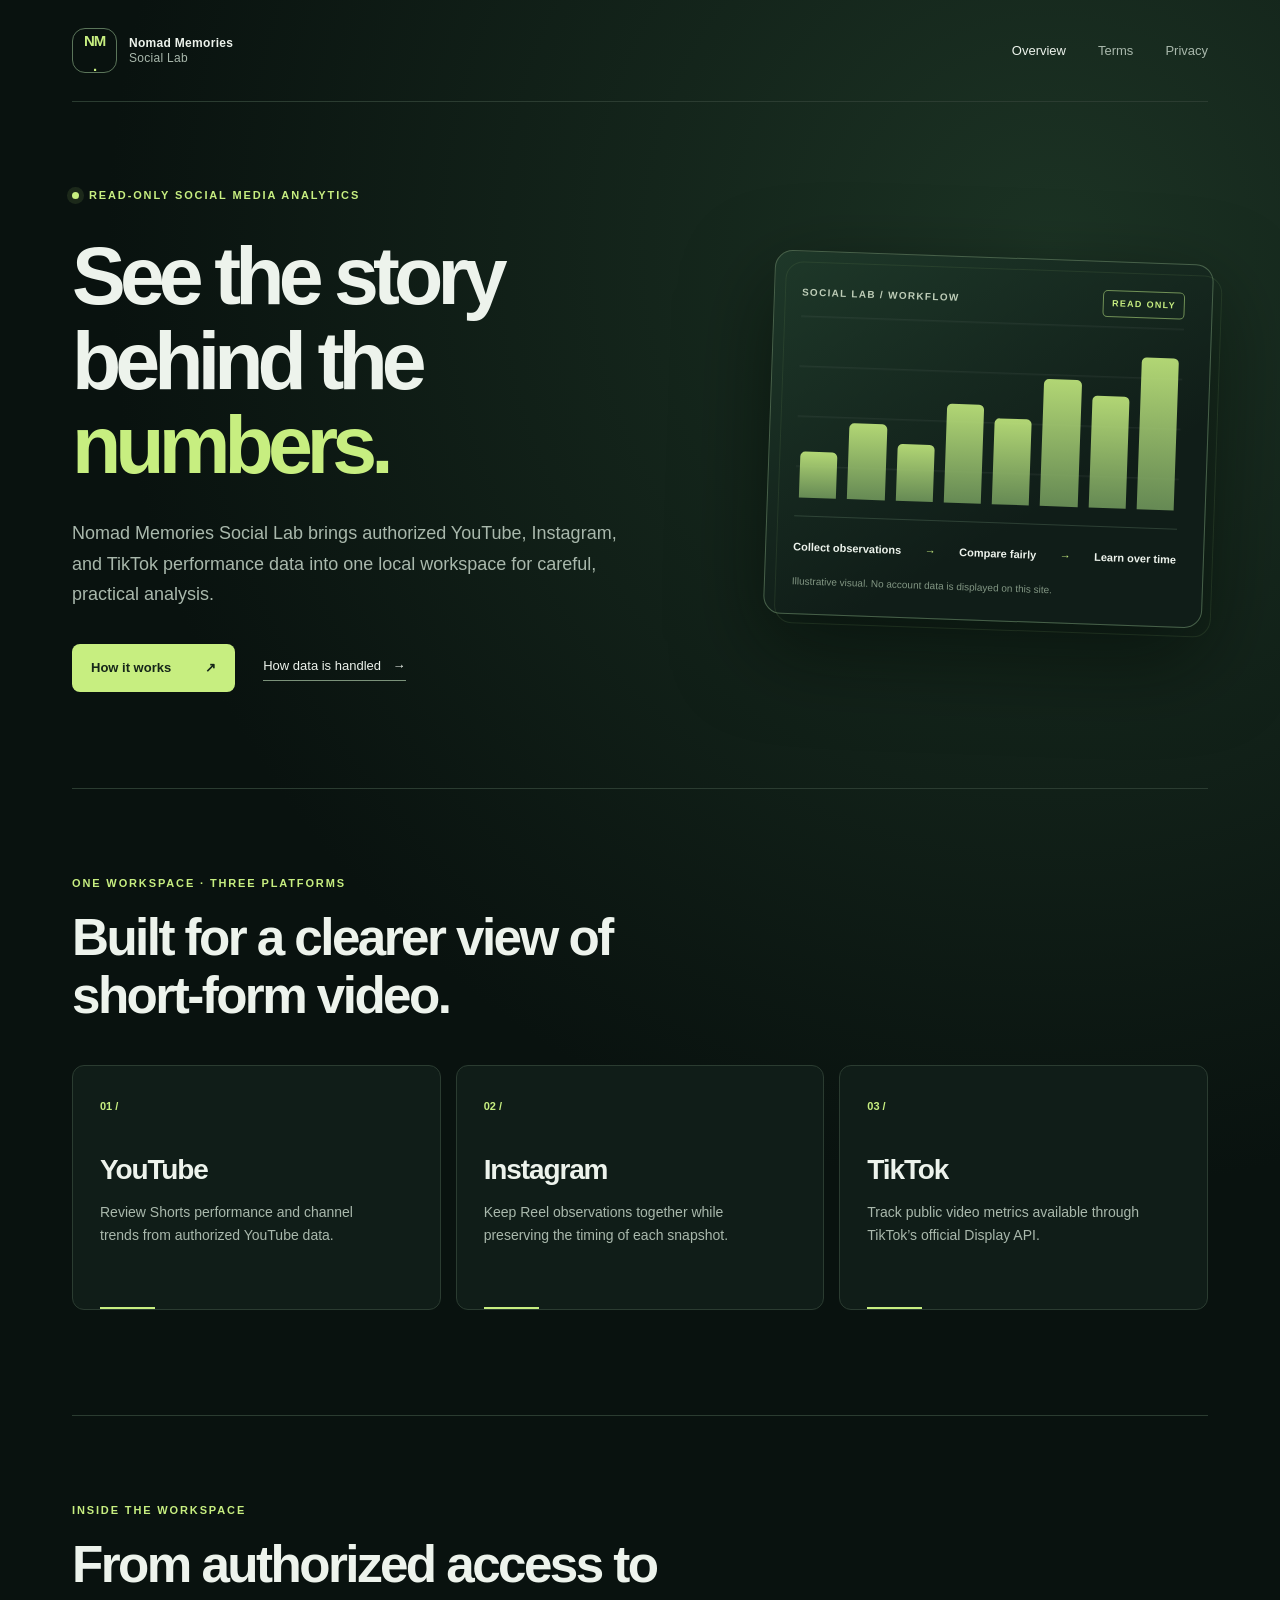
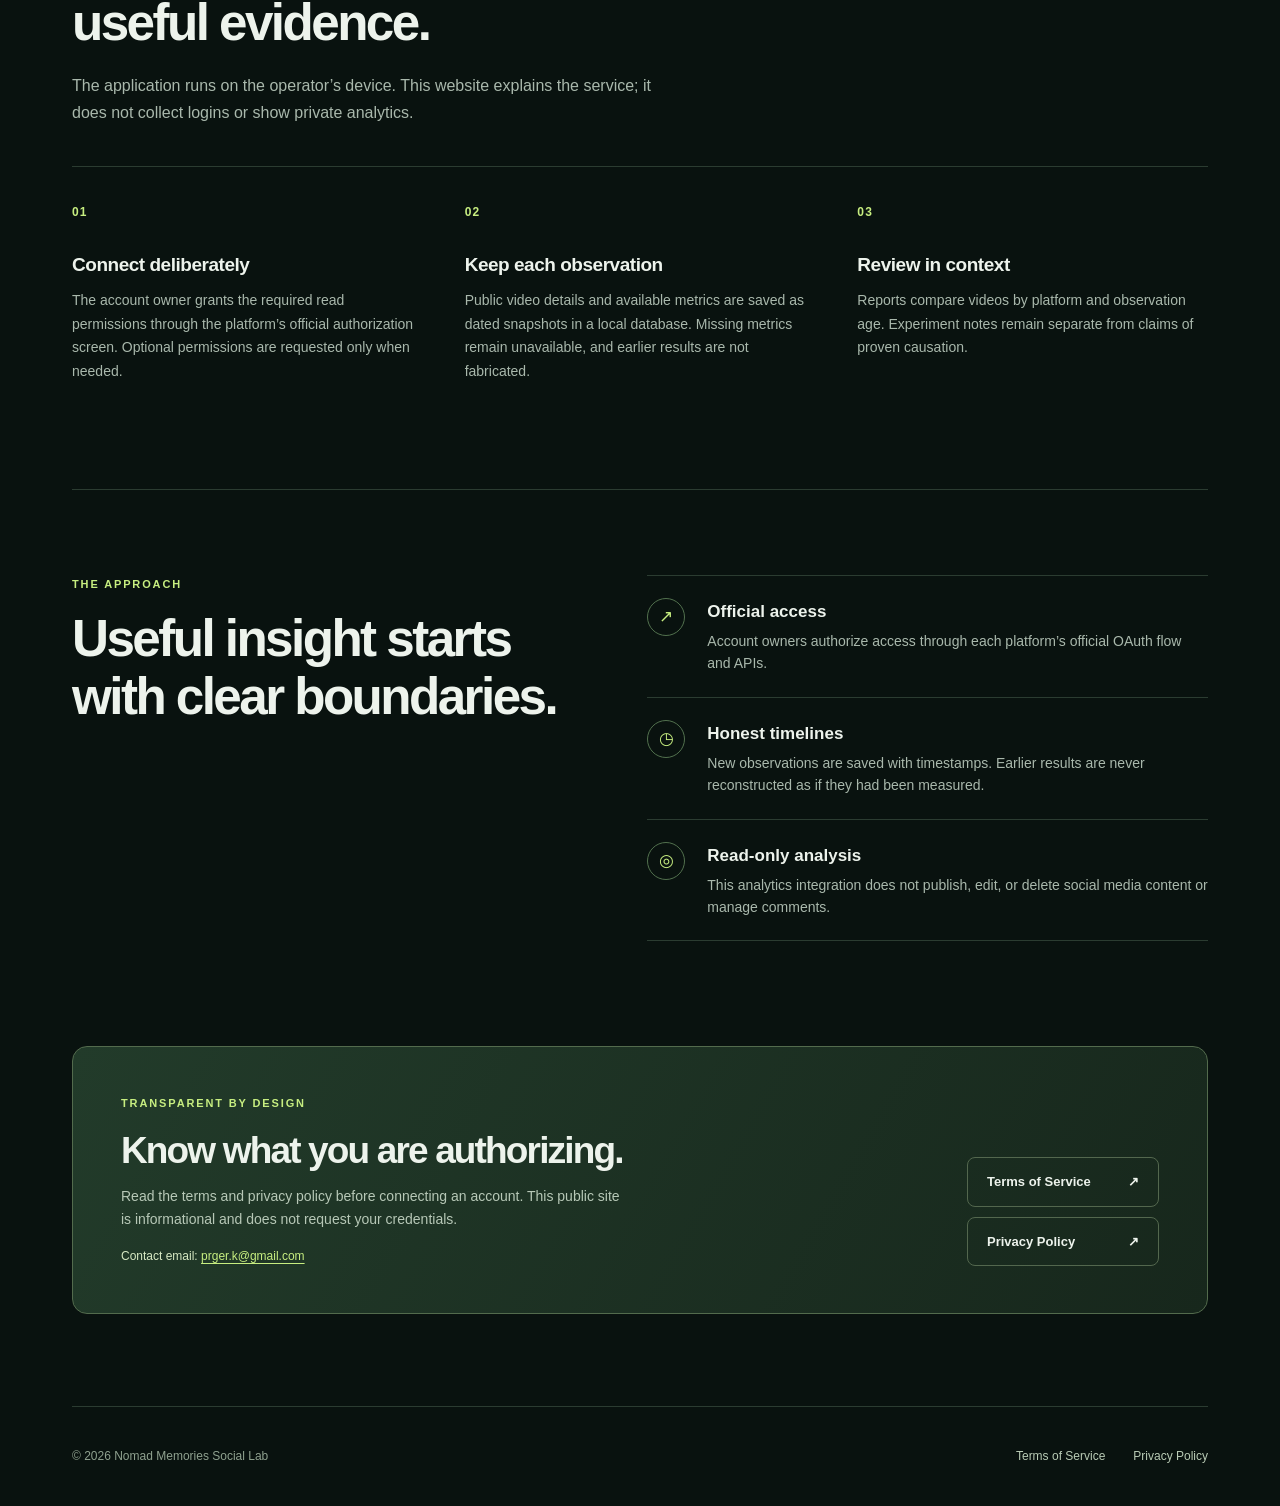
<file: index.html>
<!doctype html>
<html lang="en">
<head>
  <meta charset="utf-8">
  <meta name="viewport" content="width=device-width, initial-scale=1">
  <meta name="description" content="Nomad Memories Social Lab provides read-only analytics for YouTube, Instagram, and TikTok using official platform APIs.">
  <meta name="color-scheme" content="dark">
  <title>Nomad Memories Social Lab — Read-only social analytics</title>
  <link rel="stylesheet" href="styles.css">
</head>
<body>
  <div class="page-shell">
    <header class="site-header">
      <a class="brand" href="index.html" aria-label="Nomad Memories Social Lab home">
        <span class="brand-mark" aria-hidden="true">NM<span class="mark-dot">.</span></span>
        <span class="brand-name">Nomad Memories<span>Social Lab</span></span>
      </a>
      <nav class="site-nav" aria-label="Main navigation">
        <a href="index.html" aria-current="page">Overview</a>
        <a href="terms.html">Terms</a>
        <a href="privacy.html">Privacy</a>
      </nav>
    </header>

    <main>
      <section class="hero" aria-labelledby="hero-title">
        <div class="hero-copy">
          <p class="eyebrow"><span class="status-dot" aria-hidden="true"></span> Read-only social media analytics</p>
          <h1 id="hero-title">See the story<br>behind the <em>numbers.</em></h1>
          <p class="hero-intro">Nomad Memories Social Lab brings authorized YouTube, Instagram, and TikTok performance data into one local workspace for careful, practical analysis.</p>
          <div class="hero-actions">
            <a class="button button-primary" href="#how-it-works">How it works <span aria-hidden="true">↗</span></a>
            <a class="text-link" href="privacy.html">How data is handled <span aria-hidden="true">→</span></a>
          </div>
        </div>
        <div class="signal-panel" aria-label="Illustrative analytics workflow">
          <div class="signal-head"><span class="signal-label">SOCIAL LAB / WORKFLOW</span><span class="signal-live">READ ONLY</span></div>
          <div class="signal-chart" aria-hidden="true">
            <span class="bar bar-1"></span><span class="bar bar-2"></span><span class="bar bar-3"></span><span class="bar bar-4"></span><span class="bar bar-5"></span><span class="bar bar-6"></span><span class="bar bar-7"></span><span class="bar bar-8"></span>
          </div>
          <div class="signal-caption">Collect observations <span>→</span> Compare fairly <span>→</span> Learn over time</div>
          <p class="signal-note">Illustrative visual. No account data is displayed on this site.</p>
        </div>
      </section>

      <section class="platforms" aria-labelledby="platforms-title">
        <div class="section-heading">
          <p class="section-kicker">ONE WORKSPACE · THREE PLATFORMS</p>
          <h2 id="platforms-title">Built for a clearer view of short-form video.</h2>
        </div>
        <div class="platform-grid">
          <article class="platform-card"><span class="platform-number">01 /</span><h3>YouTube</h3><p>Review Shorts performance and channel trends from authorized YouTube data.</p><span class="card-line" aria-hidden="true"></span></article>
          <article class="platform-card"><span class="platform-number">02 /</span><h3>Instagram</h3><p>Keep Reel observations together while preserving the timing of each snapshot.</p><span class="card-line" aria-hidden="true"></span></article>
          <article class="platform-card"><span class="platform-number">03 /</span><h3>TikTok</h3><p>Track public video metrics available through TikTok’s official Display API.</p><span class="card-line" aria-hidden="true"></span></article>
        </div>
      </section>

      <section class="workflow-detail" aria-labelledby="workflow-title">
        <div class="section-heading">
          <p class="section-kicker">INSIDE THE WORKSPACE</p>
          <h2 id="workflow-title">From authorized access to useful evidence.</h2>
          <p class="section-intro">The application runs on the operator’s device. This website explains the service; it does not collect logins or show private analytics.</p>
        </div>
        <div class="workflow-grid">
          <article><span>01</span><h3>Connect deliberately</h3><p>The account owner grants the required read permissions through the platform’s official authorization screen. Optional permissions are requested only when needed.</p></article>
          <article><span>02</span><h3>Keep each observation</h3><p>Public video details and available metrics are saved as dated snapshots in a local database. Missing metrics remain unavailable, and earlier results are not fabricated.</p></article>
          <article><span>03</span><h3>Review in context</h3><p>Reports compare videos by platform and observation age. Experiment notes remain separate from claims of proven causation.</p></article>
        </div>
      </section>

      <section class="principles" id="how-it-works" aria-labelledby="principles-title">
        <div class="section-heading">
          <p class="section-kicker">THE APPROACH</p>
          <h2 id="principles-title">Useful insight starts with clear boundaries.</h2>
        </div>
        <div class="principle-list">
          <div class="principle"><span class="principle-icon" aria-hidden="true">↗</span><div><h3>Official access</h3><p>Account owners authorize access through each platform’s official OAuth flow and APIs.</p></div></div>
          <div class="principle"><span class="principle-icon" aria-hidden="true">◷</span><div><h3>Honest timelines</h3><p>New observations are saved with timestamps. Earlier results are never reconstructed as if they had been measured.</p></div></div>
          <div class="principle"><span class="principle-icon" aria-hidden="true">◎</span><div><h3>Read-only analysis</h3><p>This analytics integration does not publish, edit, or delete social media content or manage comments.</p></div></div>
        </div>
      </section>

      <section class="legal-callout" aria-labelledby="legal-title">
        <div><p class="section-kicker">TRANSPARENT BY DESIGN</p><h2 id="legal-title">Know what you are authorizing.</h2><p>Read the terms and privacy policy before connecting an account. This public site is informational and does not request your credentials.</p><p class="home-contact">Contact email: <a href="mailto:prger.k@gmail.com">prger.k@gmail.com</a></p></div>
        <div class="legal-actions"><a class="button button-outline" href="terms.html">Terms of Service <span aria-hidden="true">↗</span></a><a class="button button-outline" href="privacy.html">Privacy Policy <span aria-hidden="true">↗</span></a></div>
      </section>
    </main>

    <footer class="site-footer">
      <span>© 2026 Nomad Memories Social Lab</span>
      <div><a href="terms.html">Terms of Service</a><a href="privacy.html">Privacy Policy</a></div>
    </footer>
  </div>
</body>
</html>
</file>
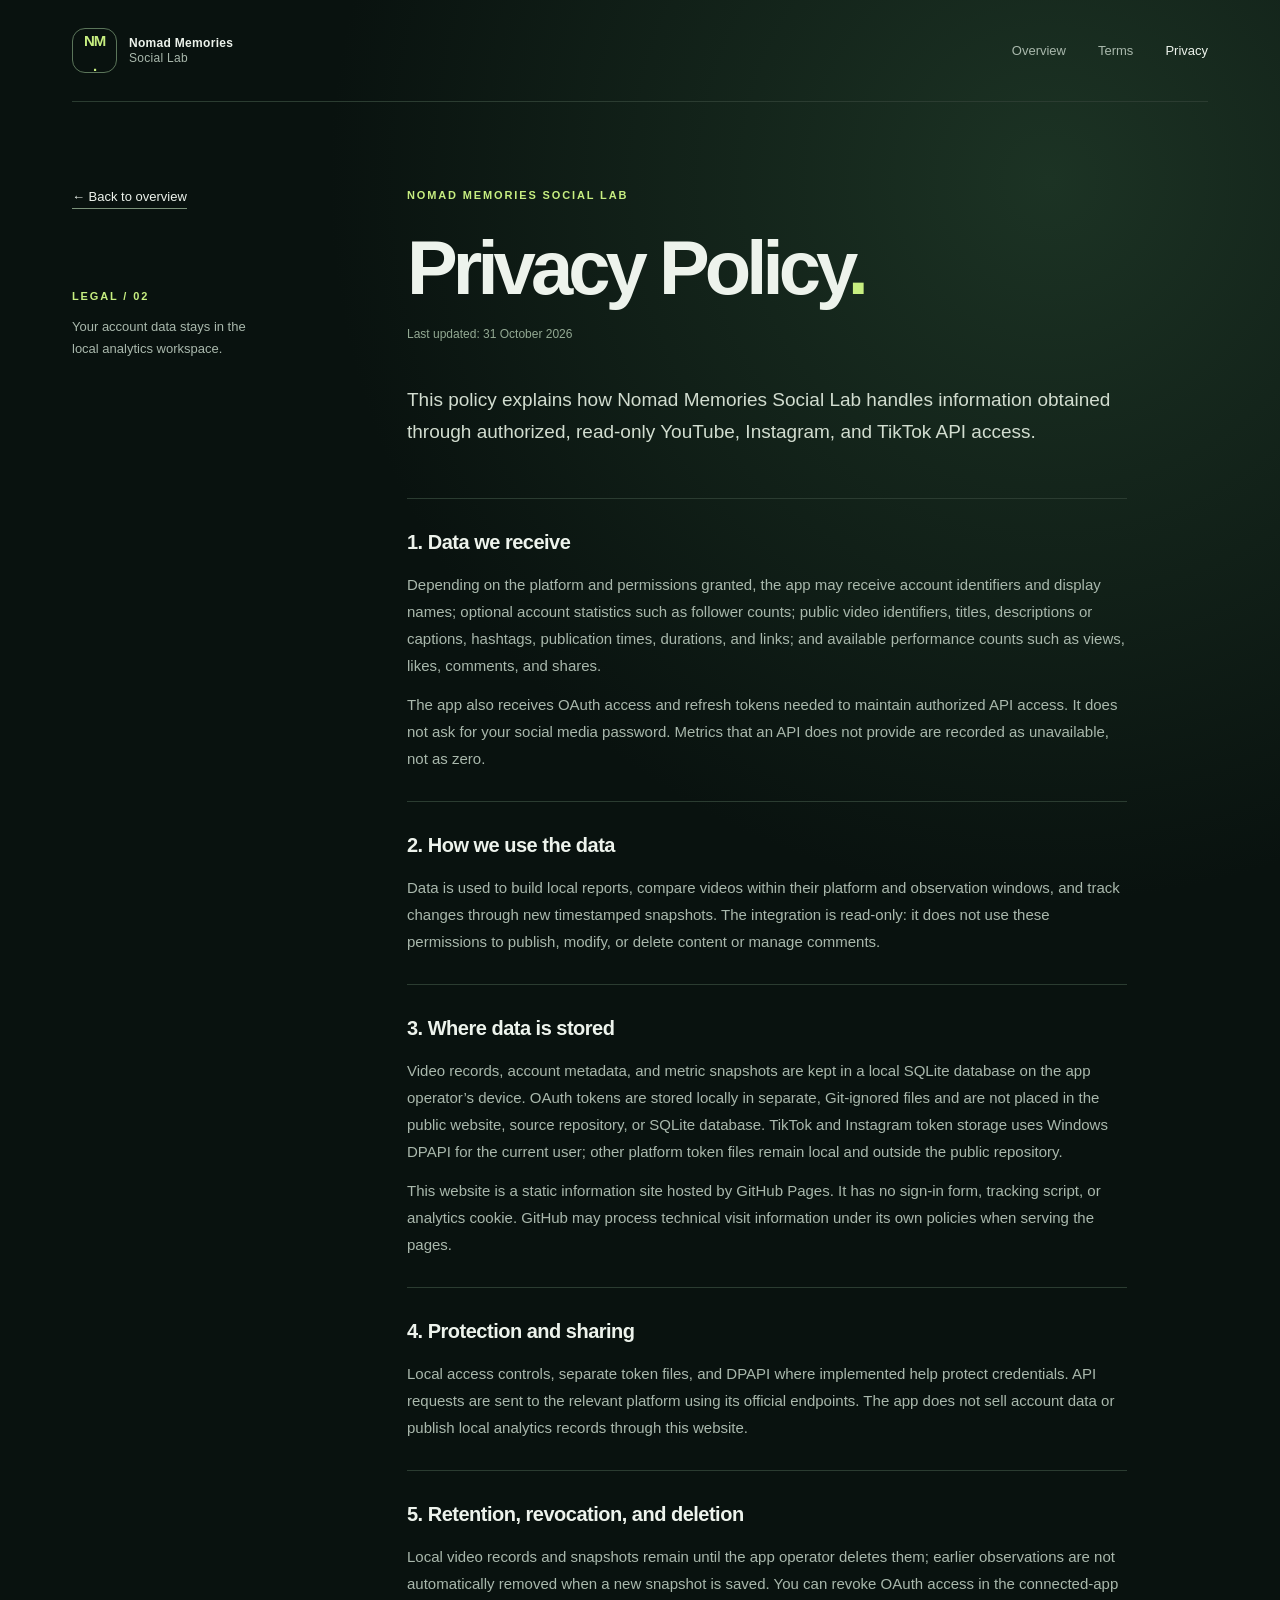
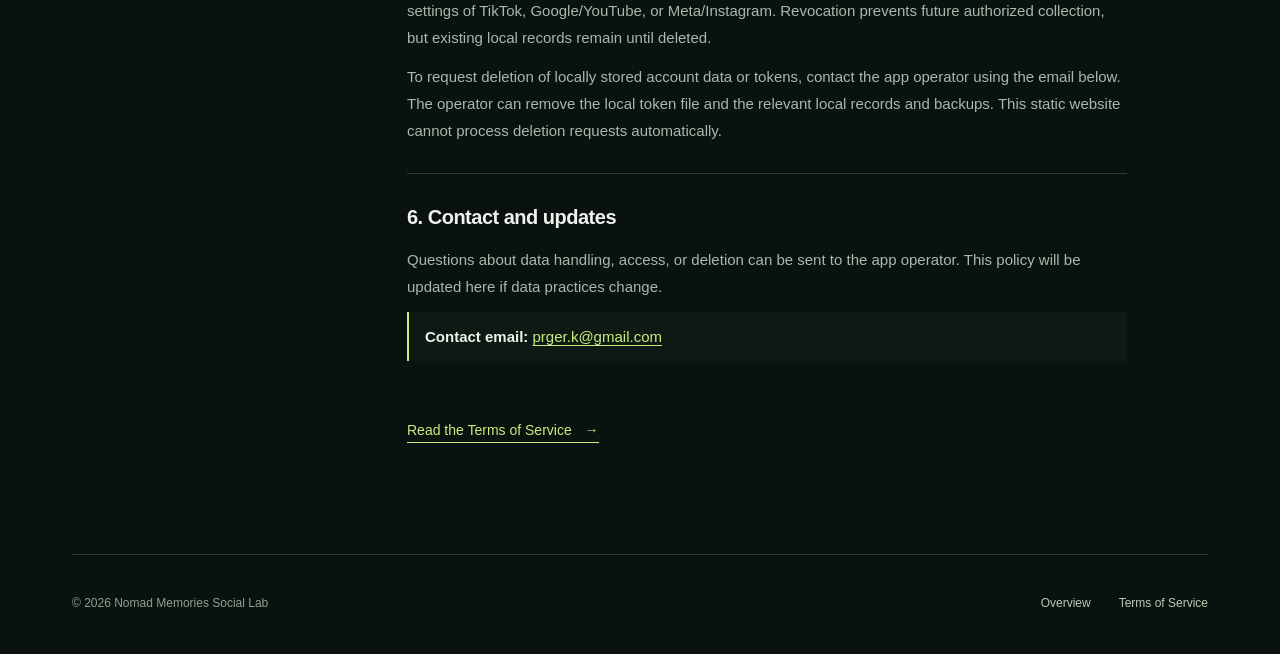
<file: privacy.html>
<!doctype html>
<html lang="en">
<head>
  <meta charset="utf-8">
  <meta name="viewport" content="width=device-width, initial-scale=1">
  <meta name="description" content="Privacy Policy for Nomad Memories Social Lab, including OAuth token storage, data retention, access revocation, and deletion.">
  <meta name="color-scheme" content="dark">
  <title>Privacy Policy — Nomad Memories Social Lab</title>
  <link rel="stylesheet" href="styles.css">
</head>
<body>
  <div class="page-shell">
    <header class="site-header">
      <a class="brand" href="index.html" aria-label="Nomad Memories Social Lab home"><span class="brand-mark" aria-hidden="true">NM<span class="mark-dot">.</span></span><span class="brand-name">Nomad Memories<span>Social Lab</span></span></a>
      <nav class="site-nav" aria-label="Main navigation"><a href="index.html">Overview</a><a href="terms.html">Terms</a><a href="privacy.html" aria-current="page">Privacy</a></nav>
    </header>

    <main class="document-layout">
      <aside class="document-aside"><a class="back-link" href="index.html">← Back to overview</a><p class="aside-label">LEGAL / 02</p><p>Your account data stays in the local analytics workspace.</p></aside>
      <article class="legal-document">
        <p class="eyebrow">Nomad Memories Social Lab</p>
        <h1>Privacy Policy<span class="heading-period">.</span></h1>
        <p class="document-date">Last updated: 31 October 2026</p>
        <p class="lead">This policy explains how Nomad Memories Social Lab handles information obtained through authorized, read-only YouTube, Instagram, and TikTok API access.</p>

        <section><h2>1. Data we receive</h2><p>Depending on the platform and permissions granted, the app may receive account identifiers and display names; optional account statistics such as follower counts; public video identifiers, titles, descriptions or captions, hashtags, publication times, durations, and links; and available performance counts such as views, likes, comments, and shares.</p><p>The app also receives OAuth access and refresh tokens needed to maintain authorized API access. It does not ask for your social media password. Metrics that an API does not provide are recorded as unavailable, not as zero.</p></section>
        <section><h2>2. How we use the data</h2><p>Data is used to build local reports, compare videos within their platform and observation windows, and track changes through new timestamped snapshots. The integration is read-only: it does not use these permissions to publish, modify, or delete content or manage comments.</p></section>
        <section><h2>3. Where data is stored</h2><p>Video records, account metadata, and metric snapshots are kept in a local SQLite database on the app operator’s device. OAuth tokens are stored locally in separate, Git-ignored files and are not placed in the public website, source repository, or SQLite database. TikTok and Instagram token storage uses Windows DPAPI for the current user; other platform token files remain local and outside the public repository.</p><p>This website is a static information site hosted by GitHub Pages. It has no sign-in form, tracking script, or analytics cookie. GitHub may process technical visit information under its own policies when serving the pages.</p></section>
        <section><h2>4. Protection and sharing</h2><p>Local access controls, separate token files, and DPAPI where implemented help protect credentials. API requests are sent to the relevant platform using its official endpoints. The app does not sell account data or publish local analytics records through this website.</p></section>
        <section><h2>5. Retention, revocation, and deletion</h2><p>Local video records and snapshots remain until the app operator deletes them; earlier observations are not automatically removed when a new snapshot is saved. You can revoke OAuth access in the connected-app settings of TikTok, Google/YouTube, or Meta/Instagram. Revocation prevents future authorized collection, but existing local records remain until deleted.</p><p>To request deletion of locally stored account data or tokens, contact the app operator using the email below. The operator can remove the local token file and the relevant local records and backups. This static website cannot process deletion requests automatically.</p></section>
        <section><h2>6. Contact and updates</h2><p>Questions about data handling, access, or deletion can be sent to the app operator. This policy will be updated here if data practices change.</p><p class="contact-address"><strong>Contact email:</strong> <a href="mailto:prger.k@gmail.com">prger.k@gmail.com</a></p></section>

        <div class="document-end"><a href="terms.html">Read the Terms of Service <span aria-hidden="true">→</span></a></div>
      </article>
    </main>

    <footer class="site-footer"><span>© 2026 Nomad Memories Social Lab</span><div><a href="index.html">Overview</a><a href="terms.html">Terms of Service</a></div></footer>
  </div>
</body>
</html>
</file>
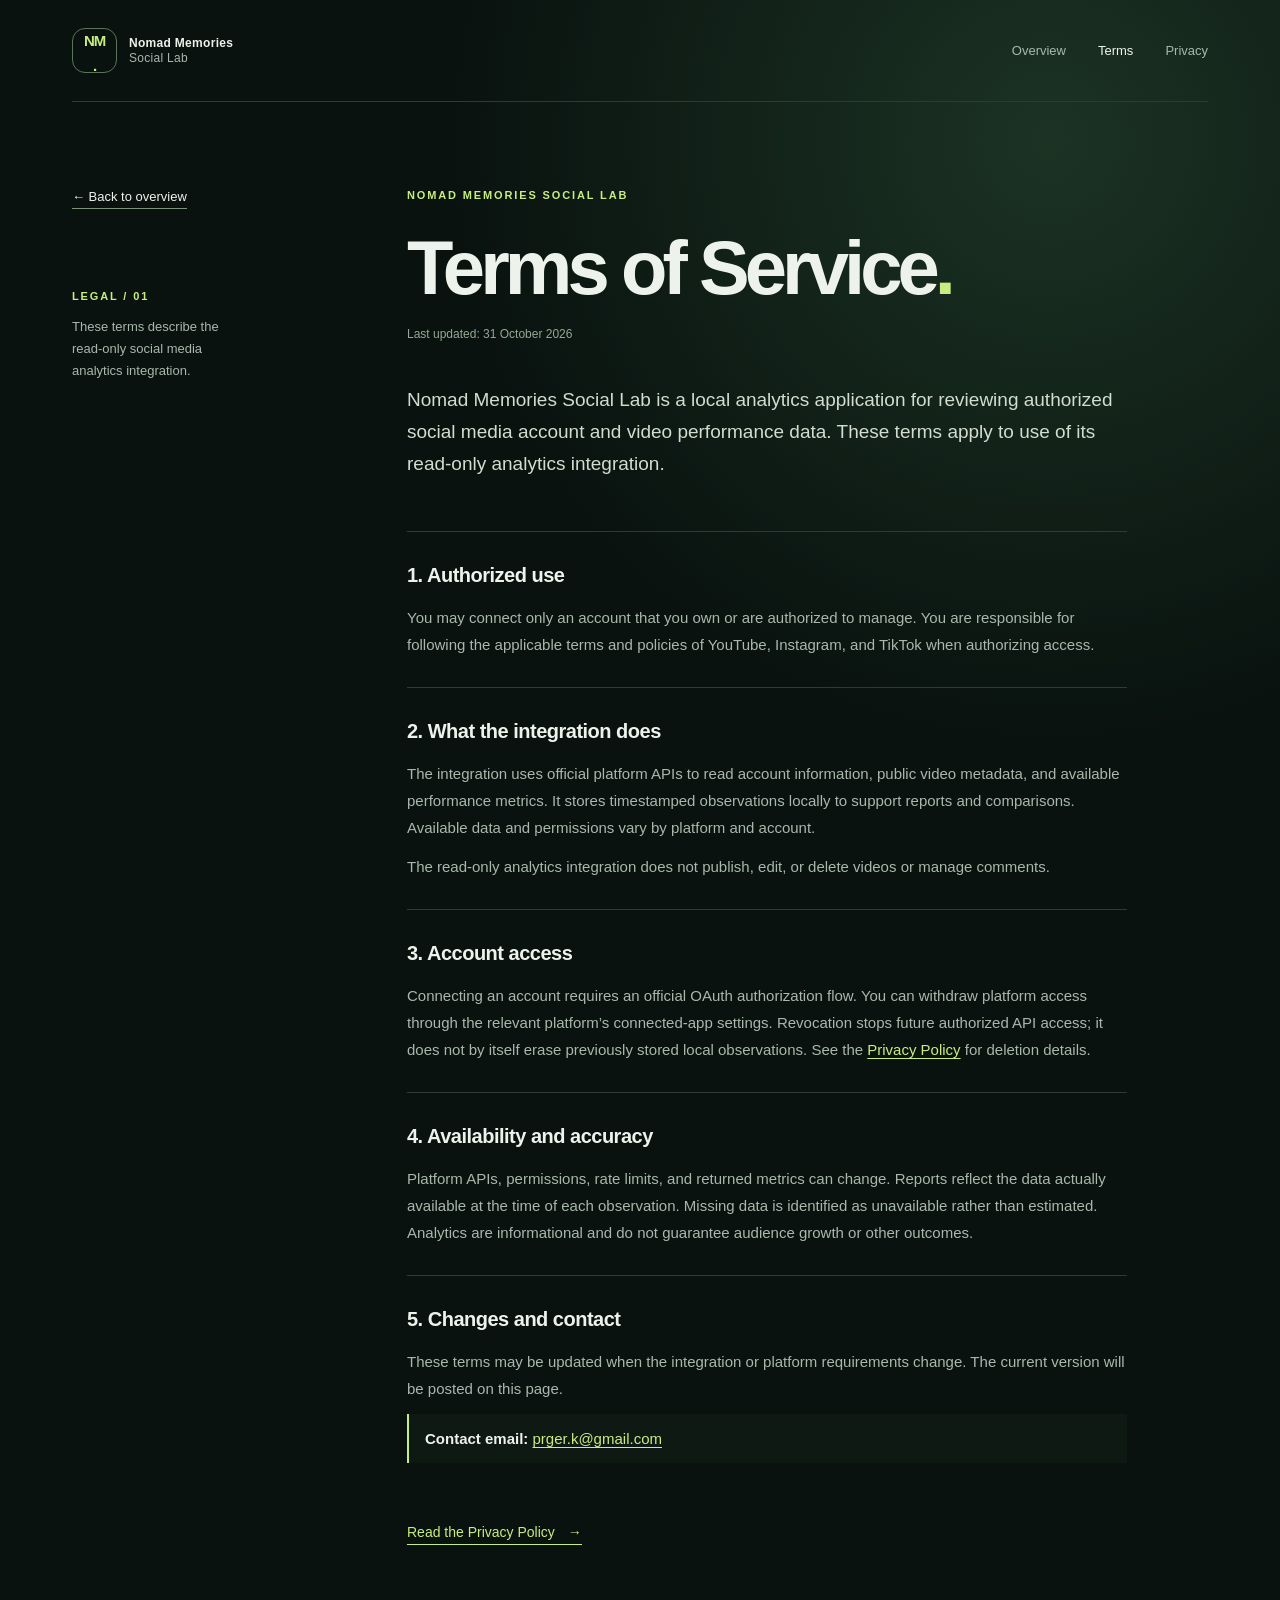
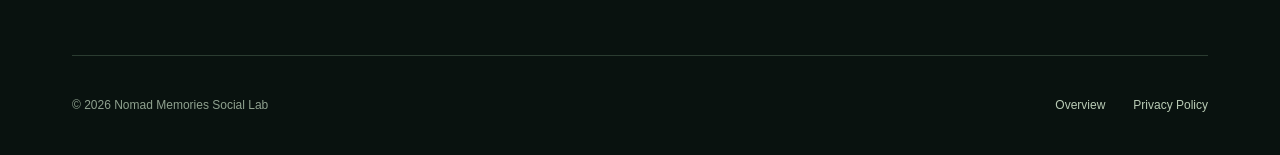
<file: terms.html>
<!doctype html>
<html lang="en">
<head>
  <meta charset="utf-8">
  <meta name="viewport" content="width=device-width, initial-scale=1">
  <meta name="description" content="Terms of Service for Nomad Memories Social Lab.">
  <meta name="color-scheme" content="dark">
  <title>Terms of Service — Nomad Memories Social Lab</title>
  <link rel="stylesheet" href="styles.css">
</head>
<body>
  <div class="page-shell">
    <header class="site-header">
      <a class="brand" href="index.html" aria-label="Nomad Memories Social Lab home"><span class="brand-mark" aria-hidden="true">NM<span class="mark-dot">.</span></span><span class="brand-name">Nomad Memories<span>Social Lab</span></span></a>
      <nav class="site-nav" aria-label="Main navigation"><a href="index.html">Overview</a><a href="terms.html" aria-current="page">Terms</a><a href="privacy.html">Privacy</a></nav>
    </header>

    <main class="document-layout">
      <aside class="document-aside"><a class="back-link" href="index.html">← Back to overview</a><p class="aside-label">LEGAL / 01</p><p>These terms describe the read-only social media analytics integration.</p></aside>
      <article class="legal-document">
        <p class="eyebrow">Nomad Memories Social Lab</p>
        <h1>Terms of Service<span class="heading-period">.</span></h1>
        <p class="document-date">Last updated: 31 October 2026</p>
        <p class="lead">Nomad Memories Social Lab is a local analytics application for reviewing authorized social media account and video performance data. These terms apply to use of its read-only analytics integration.</p>

        <section><h2>1. Authorized use</h2><p>You may connect only an account that you own or are authorized to manage. You are responsible for following the applicable terms and policies of YouTube, Instagram, and TikTok when authorizing access.</p></section>
        <section><h2>2. What the integration does</h2><p>The integration uses official platform APIs to read account information, public video metadata, and available performance metrics. It stores timestamped observations locally to support reports and comparisons. Available data and permissions vary by platform and account.</p><p>The read-only analytics integration does not publish, edit, or delete videos or manage comments.</p></section>
        <section><h2>3. Account access</h2><p>Connecting an account requires an official OAuth authorization flow. You can withdraw platform access through the relevant platform’s connected-app settings. Revocation stops future authorized API access; it does not by itself erase previously stored local observations. See the <a href="privacy.html">Privacy Policy</a> for deletion details.</p></section>
        <section><h2>4. Availability and accuracy</h2><p>Platform APIs, permissions, rate limits, and returned metrics can change. Reports reflect the data actually available at the time of each observation. Missing data is identified as unavailable rather than estimated. Analytics are informational and do not guarantee audience growth or other outcomes.</p></section>
        <section><h2>5. Changes and contact</h2><p>These terms may be updated when the integration or platform requirements change. The current version will be posted on this page.</p><p class="contact-address"><strong>Contact email:</strong> <a href="mailto:prger.k@gmail.com">prger.k@gmail.com</a></p></section>

        <div class="document-end"><a href="privacy.html">Read the Privacy Policy <span aria-hidden="true">→</span></a></div>
      </article>
    </main>

    <footer class="site-footer"><span>© 2026 Nomad Memories Social Lab</span><div><a href="index.html">Overview</a><a href="privacy.html">Privacy Policy</a></div></footer>
  </div>
</body>
</html>
</file>
<file: styles.css>
:root{color-scheme:dark;--bg:#09120f;--panel:#101d18;--panel-2:#15241e;--text:#edf3ec;--muted:#a9b8ac;--line:#2b3c31;--accent:#c7ee80;--accent-dark:#162619;--max:1220px}
*{box-sizing:border-box}
html{scroll-behavior:smooth}
body{margin:0;background:radial-gradient(circle at 82% 8%,#1c3324 0,transparent 31%),var(--bg);color:var(--text);font:16px/1.65 Inter,ui-sans-serif,-apple-system,BlinkMacSystemFont,"Segoe UI",sans-serif}
a{color:inherit}
a:focus-visible{outline:2px solid var(--accent);outline-offset:5px;border-radius:3px}
.page-shell{max-width:var(--max);margin:auto;padding:0 42px}
.site-header{height:102px;display:flex;align-items:center;justify-content:space-between;border-bottom:1px solid var(--line)}
.brand{display:inline-flex;align-items:center;gap:12px;text-decoration:none}
.brand-mark{width:45px;height:45px;border:1px solid #5b755a;border-radius:13px;display:grid;place-items:center;color:var(--accent);font-size:15px;font-weight:800;letter-spacing:-.08em}
.mark-dot,.heading-period{color:var(--accent)}
.brand-name{font-size:12px;line-height:1.25;font-weight:700;letter-spacing:.025em}
.brand-name span{display:block;color:var(--muted);font-weight:500}
.site-nav{display:flex;gap:32px;align-items:center}
.site-nav a{font-size:13px;color:var(--muted);text-decoration:none;transition:color .2s}
.site-nav a:hover,.site-nav a[aria-current=page]{color:var(--text)}
.hero{min-height:600px;display:grid;grid-template-columns:1.18fr .82fr;align-items:center;gap:65px;padding:84px 0 96px}
.eyebrow,.section-kicker,.aside-label{color:var(--accent);font-size:11px;font-weight:750;letter-spacing:.17em;text-transform:uppercase}
.eyebrow{display:flex;align-items:center;gap:10px;margin:0 0 30px}
.status-dot{width:7px;height:7px;background:var(--accent);box-shadow:0 0 0 5px #c7ee801a;border-radius:50%}
h1,h2,h3,p{margin-top:0}
.hero h1{font-size:clamp(54px,6.3vw,88px);line-height:1.05;letter-spacing:-.073em;font-weight:670;margin:0 0 30px}
.hero h1 em{color:var(--accent);font-style:normal}
.hero-intro{font-size:18px;line-height:1.7;color:var(--muted);max-width:550px;margin-bottom:34px}
.hero-actions{display:flex;align-items:center;gap:28px;flex-wrap:wrap}
.button{display:inline-flex;align-items:center;justify-content:space-between;gap:34px;padding:13px 19px;min-height:48px;border-radius:8px;text-decoration:none;font-size:13px;font-weight:700;transition:transform .2s,background .2s,border-color .2s}
.button:hover{transform:translateY(-2px)}
.button-primary{color:var(--accent-dark);background:var(--accent)}
.button-primary:hover{background:#dbf5aa}
.button-outline{border:1px solid #53674e;color:var(--text)}
.button-outline:hover{border-color:var(--accent);background:#ffffff08}
.text-link,.back-link{color:var(--text);font-size:13px;text-decoration:none;border-bottom:1px solid #7b927a;padding-bottom:4px}
.text-link:hover,.back-link:hover{color:var(--accent);border-color:var(--accent)}
.text-link span{margin-left:8px}
.signal-panel{position:relative;border:1px solid #476049;border-radius:18px;background:linear-gradient(150deg,#1e3829,#101d18 67%);box-shadow:0 32px 85px #02080488;padding:28px 27px 24px;transform:rotate(2deg)}
.signal-panel:before{content:"";position:absolute;inset:10px -10px -10px 10px;border:1px solid #5571483d;border-radius:18px;z-index:-1}
.signal-head{display:flex;justify-content:space-between;gap:12px;align-items:center;font-size:10px;font-weight:700;letter-spacing:.13em;color:#becdb8}
.signal-live{color:var(--accent);border:1px solid #709056;padding:5px 8px;border-radius:5px;font-size:9px;white-space:nowrap}
.signal-chart{height:210px;display:flex;align-items:flex-end;gap:11px;padding:29px 4px 18px;border-bottom:1px solid #68836c55;background:repeating-linear-gradient(to top,transparent 0,transparent 48px,#ffffff0d 49px,#ffffff0d 50px)}
.bar{flex:1;border-radius:5px 5px 0 0;background:linear-gradient(0deg,#71985c,#c7ee80);opacity:.88;min-width:14px}
.bar-1{height:28%}.bar-2{height:47%}.bar-3{height:35%}.bar-4{height:61%}.bar-5{height:53%}.bar-6{height:78%}.bar-7{height:69%}.bar-8{height:94%}
.signal-caption{display:flex;justify-content:space-between;gap:8px;color:var(--text);font-size:11px;font-weight:650;padding-top:21px;white-space:nowrap}.signal-caption span{color:var(--accent)}
.signal-note{color:#829683;font-size:10px;margin:18px 0 0}
.platforms,.principles{padding:85px 0 105px;border-top:1px solid var(--line)}
.section-heading{max-width:650px;margin-bottom:40px}.section-kicker{margin-bottom:17px}
.section-heading h2,.legal-callout h2{font-size:clamp(36px,4vw,55px);line-height:1.13;letter-spacing:-.05em;font-weight:620;margin-bottom:0}
.section-intro{color:var(--muted);font-size:16px;line-height:1.7;margin:20px 0 0;max-width:600px}
.platform-grid{display:grid;grid-template-columns:repeat(3,1fr);gap:15px}
.platform-card{position:relative;min-height:245px;border:1px solid var(--line);border-radius:12px;background:var(--panel);padding:26px 27px;overflow:hidden}
.platform-card:hover{border-color:#607d53;background:var(--panel-2)}
.platform-number{font-size:11px;font-weight:700;color:var(--accent)}
.platform-card h3{font-size:28px;letter-spacing:-.04em;margin:29px 0 8px;font-weight:620}
.platform-card p{font-size:14px;line-height:1.65;color:var(--muted);max-width:280px;margin:0}
.card-line{position:absolute;bottom:0;left:27px;width:55px;height:2px;background:var(--accent)}
.workflow-detail{padding:85px 0 105px;border-top:1px solid var(--line)}
.workflow-grid{display:grid;grid-template-columns:repeat(3,1fr);gap:42px;border-top:1px solid var(--line);padding-top:31px}
.workflow-grid article>span{color:var(--accent);font-size:12px;font-weight:700;letter-spacing:.1em}
.workflow-grid h3{font-size:19px;letter-spacing:-.025em;font-weight:650;margin:25px 0 8px}
.workflow-grid p{color:var(--muted);font-size:14px;line-height:1.7;margin:0}
.principles{display:grid;grid-template-columns:.95fr 1.05fr;gap:68px}.principles .section-heading{margin:0}
.principle-list{border-top:1px solid var(--line)}.principle{display:flex;gap:22px;padding:22px 0;border-bottom:1px solid var(--line)}
.principle-icon{width:38px;height:38px;flex:0 0 38px;border:1px solid #52714e;border-radius:50%;display:grid;place-items:center;color:var(--accent);font-size:17px}
.principle h3{font-size:17px;font-weight:650;margin:0 0 4px}.principle p{font-size:14px;color:var(--muted);margin:0;line-height:1.6}
.legal-callout{border:1px solid #536b4d;border-radius:15px;background:linear-gradient(120deg,#223b2a,#17271c);padding:47px 48px;display:flex;justify-content:space-between;gap:48px;align-items:end;margin-bottom:92px}
.legal-callout h2{font-size:37px;margin-bottom:14px}.legal-callout p:not(.section-kicker){font-size:14px;color:#b7c8b7;max-width:510px;margin:0}
.legal-callout .home-contact{padding-top:15px;color:#d7e9c3!important;font-size:12px!important;overflow-wrap:anywhere}.home-contact a{color:var(--accent);text-underline-offset:3px}
.legal-actions{display:flex;flex-direction:column;gap:10px;min-width:192px}
.site-footer{min-height:100px;border-top:1px solid var(--line);display:flex;align-items:center;justify-content:space-between;gap:25px;font-size:12px;color:#8fa18f}
.site-footer div{display:flex;gap:28px}.site-footer a{text-decoration:none;color:#b9cbb5}.site-footer a:hover{color:var(--accent)}
.document-layout{display:grid;grid-template-columns:245px minmax(0,720px);gap:90px;padding:84px 0 110px}
.document-aside{color:var(--muted);font-size:13px}.document-aside .aside-label{margin:80px 0 10px}.document-aside p:last-child{max-width:180px;line-height:1.7}
.legal-document h1{font-size:clamp(48px,6vw,76px);line-height:1.05;letter-spacing:-.065em;font-weight:650;margin:0 0 17px}
.legal-document .eyebrow{margin-bottom:24px}.document-date{font-size:12px;color:#93a993;margin-bottom:39px}
.legal-document .lead{font-size:19px;line-height:1.7;color:#d2ddd0;margin-bottom:50px}
.legal-document section{border-top:1px solid var(--line);padding:27px 0 29px}.legal-document section h2{font-size:20px;letter-spacing:-.025em;font-weight:650;margin-bottom:12px}
.legal-document section p{font-size:15px;line-height:1.8;color:var(--muted);margin:0 0 12px}.legal-document section p:last-child{margin-bottom:0}
.legal-document section a{color:var(--accent);text-underline-offset:3px}.contact-address{border-left:2px solid var(--accent);padding:11px 0 11px 16px;background:#c7ee8008}.contact-address strong{color:var(--text)}
.document-end{padding-top:27px}.document-end a{font-size:14px;color:var(--accent);text-decoration:none;border-bottom:1px solid var(--accent);padding-bottom:4px}.document-end span{margin-left:9px}
@media(max-width:900px){.hero{grid-template-columns:1fr;gap:45px}.hero h1{font-size:clamp(53px,9vw,80px)}.signal-panel{max-width:600px;transform:none}.workflow-grid{gap:18px}.principles{grid-template-columns:1fr;gap:32px}.legal-callout{align-items:start;flex-direction:column}.legal-actions{flex-direction:row;flex-wrap:wrap}.document-layout{grid-template-columns:1fr;gap:30px}.document-aside .aside-label,.document-aside p:last-child{display:none}}
@media(max-width:650px){.page-shell{padding:0 20px}.site-header{height:82px}.brand-mark{width:39px;height:39px}.brand-name{font-size:11px}.site-nav{gap:16px}.site-nav a{font-size:12px}.hero{padding:72px 0 84px;min-height:0}.hero h1{font-size:clamp(49px,13vw,71px)}.hero-intro{font-size:16px}.hero-actions{gap:23px}.signal-panel{padding:19px 15px}.signal-chart{height:155px}.signal-caption{font-size:9px}.platforms,.workflow-detail,.principles{padding:70px 0}.platform-grid,.workflow-grid{grid-template-columns:1fr}.platform-card{min-height:190px}.platform-card h3{margin-top:19px}.workflow-grid{gap:26px}.workflow-grid h3{margin-top:8px}.legal-callout{padding:30px 24px;margin-bottom:70px}.legal-callout h2{font-size:33px}.legal-actions{width:100%}.legal-actions .button{width:100%}.site-footer{align-items:flex-start;flex-direction:column;justify-content:center;gap:9px;padding:24px 0}.site-footer div{gap:18px}.document-layout{padding:56px 0 85px}.legal-document .lead{font-size:17px}}
@media(prefers-reduced-motion:reduce){html{scroll-behavior:auto}.button,.site-nav a{transition:none}}
</file>
